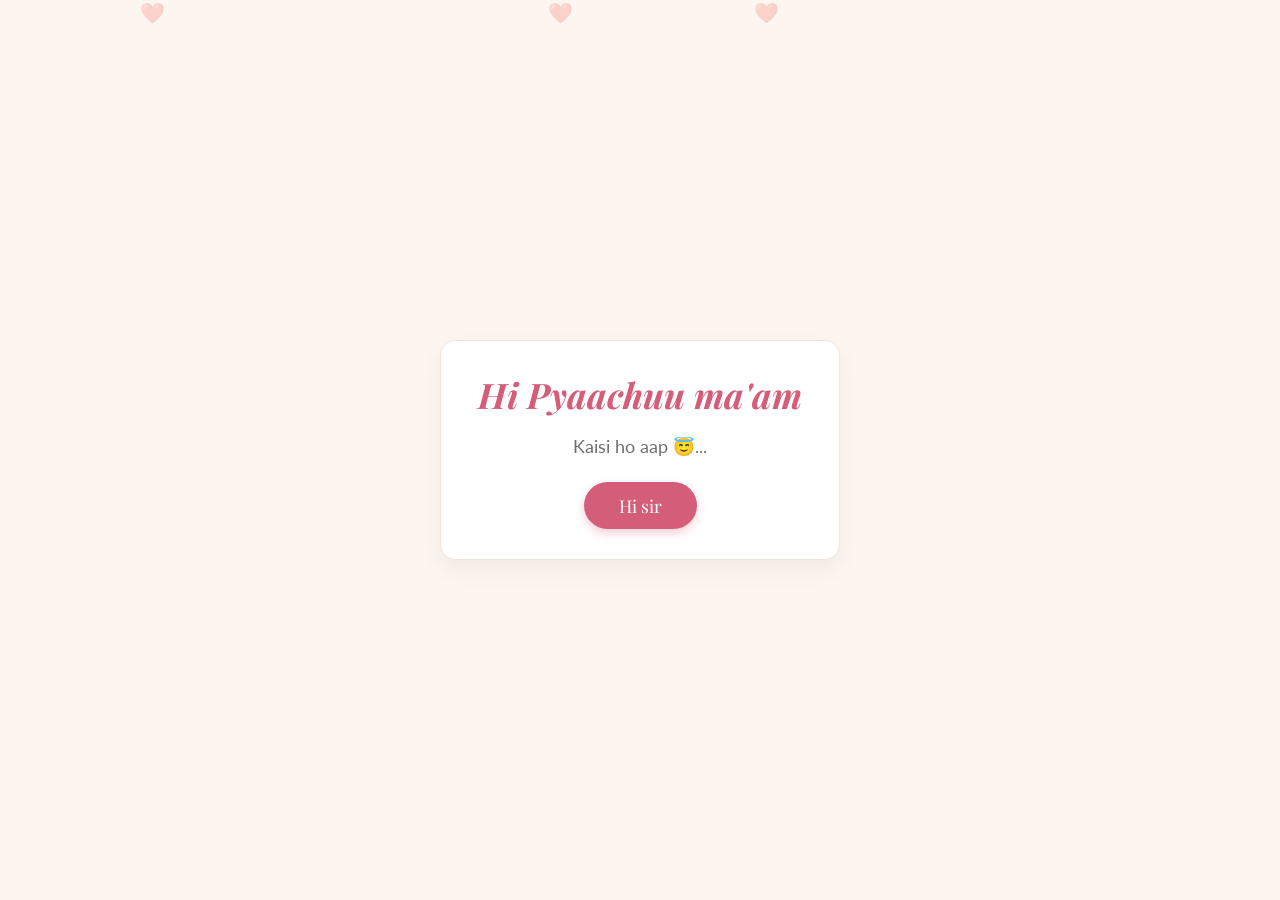
<file: index.html>
<!DOCTYPE html>
<html lang="en">
<head>
    <meta charset="UTF-8">
    <meta name="viewport" content="width=device-width, initial-scale=1.0">
    <title>For Pyaachuu</title>
    <link rel="stylesheet" href="style.css">
</head>
<body>
    <div class="bg-hearts" id="hearts-container"></div>

    <div class="card">
        <h1>Hi Pyaachuu ma'am</h1>
        <p>Kaisi ho aap 😇...</p>
        <a href="together.html"><button>Hi sir</button></a>
    </div>

    <script>
        // Simple JS to create floating hearts
        const container = document.getElementById('hearts-container');
        function createHeart() {
            const heart = document.createElement('div');
            heart.classList.add('heart');
            heart.innerHTML = '❤️';
            heart.style.left = Math.random() * 100 + 'vw';
            heart.style.animationDuration = Math.random() * 3 + 4 + 's';
            container.appendChild(heart);
            setTimeout(() => { heart.remove(); }, 6000);
        }
        setInterval(createHeart, 300);
    </script>
</body>
</html>
</file>
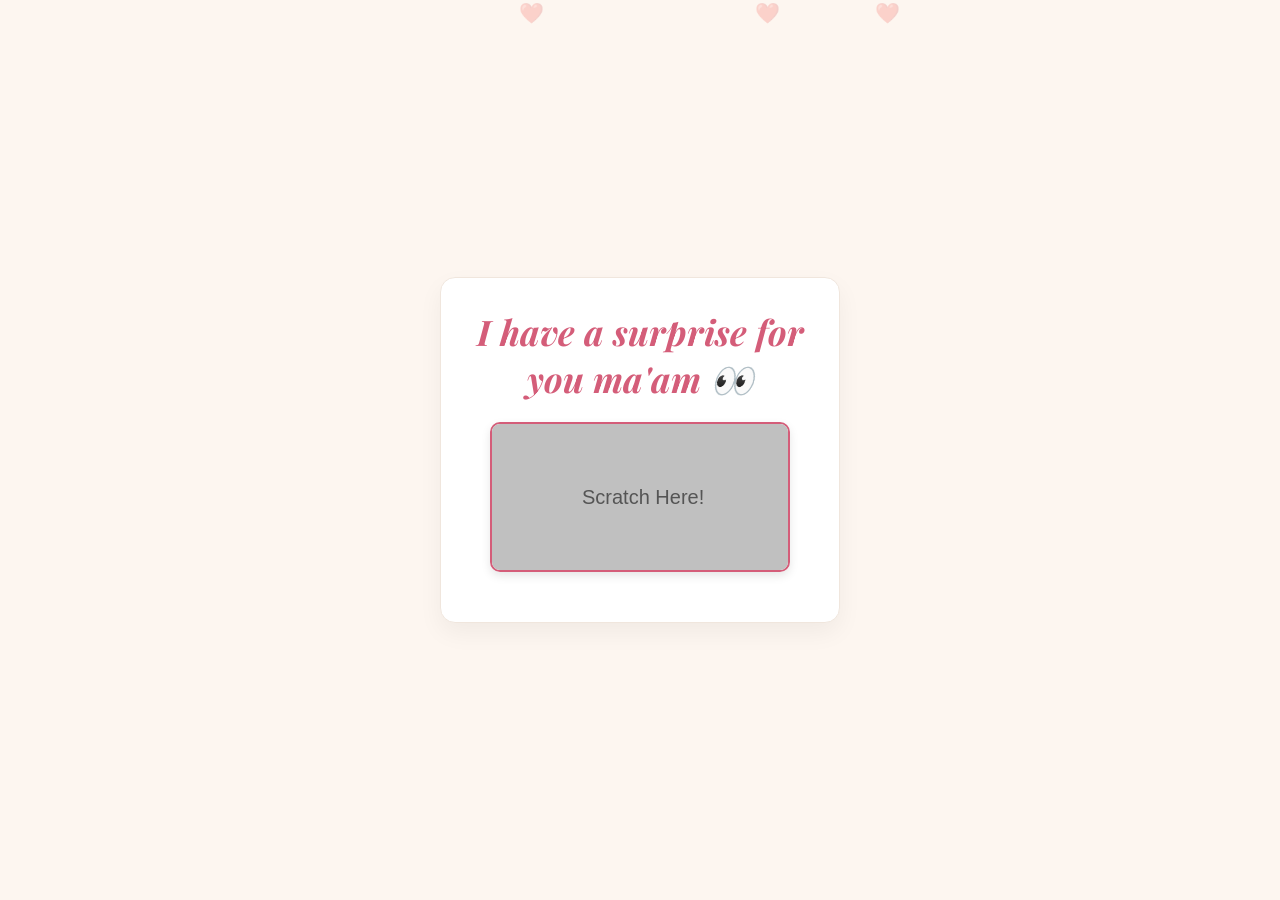
<file: surprise.html>
<!DOCTYPE html>
<html lang="en">
<head>
    <meta charset="UTF-8">
    <meta name="viewport" content="width=device-width, initial-scale=1.0">
    <title>Surprise</title>
    <link rel="stylesheet" href="style.css">
    
    <style>
        /* Specific styles for scratch card alignment */
        #scratch-container {
            width: 300px;
            height: 150px;
            margin: 20px auto;
            position: relative;
            border-radius: 10px;
            overflow: hidden;
            box-shadow: 0 4px 10px rgba(0,0,0,0.1);
            border: 2px solid #d45d79;
        }
        
        canvas {
            position: absolute;
            top: 0;
            left: 0;
            z-index: 2;
            cursor: crosshair;
        }

        #secret-message {
            position: absolute;
            top: 0;
            left: 0;
            width: 100%;
            height: 100%;
            display: flex;
            align-items: center;
            justify-content: center;
            background: #fff0f5;
            color: #d45d79;
            font-family: 'Playfair Display', serif;
            font-weight: bold;
            font-size: 24px;
            z-index: 1;
        }
        
        #options {
            display: none;
            margin-top: 20px;
        }
    </style>
</head>
<body>
    <div class="bg-hearts" id="hearts-container"></div>

    <div class="card">
        <h1>I have a surprise for you ma'am 👀</h1>

        <div id="scratch-container">
            <div id="secret-message">Will you be my Valentine?</div>
            <canvas id="scratch-canvas" width="300" height="150"></canvas>
        </div>

        <div id="options">
            <a href="yes.html"><button>Yes</button></a>
            <button id="no-btn" style="background-color: #efefef; color: #555; border: 1px solid #ccc;">No</button>
        </div>
    </div>

    <script>
        // --- 1. Background Hearts Animation ---
        const container = document.getElementById('hearts-container');
        setInterval(() => {
            const heart = document.createElement('div');
            heart.classList.add('heart');
            heart.innerHTML = '❤️';
            heart.style.left = Math.random() * 100 + 'vw';
            heart.style.animationDuration = Math.random() * 3 + 4 + 's';
            container.appendChild(heart);
            setTimeout(() => { heart.remove(); }, 6000);
        }, 300);

        // --- 2. Manual Scratch Card Logic ---
        const canvas = document.getElementById('scratch-canvas');
        const ctx = canvas.getContext('2d');
        let isDrawing = false;
        let lastX = 0;
        let lastY = 0;

        function initCard() {
            ctx.fillStyle = '#C0C0C0'; 
            ctx.fillRect(0, 0, canvas.width, canvas.height);
            ctx.fillStyle = '#555';
            ctx.font = '20px Lato, sans-serif';
            ctx.fillText("Scratch Here!", 90, 80);
        }
        initCard();

        function scratch(x, y) {
            ctx.globalCompositeOperation = 'destination-out';
            ctx.lineWidth = 40;
            ctx.lineCap = 'round';
            ctx.lineJoin = 'round';
            ctx.beginPath();
            ctx.moveTo(lastX, lastY);
            ctx.lineTo(x, y);
            ctx.stroke();
            lastX = x;
            lastY = y;
            checkProgress();
        }

        canvas.addEventListener('mousedown', (e) => {
            isDrawing = true;
            const rect = canvas.getBoundingClientRect();
            lastX = e.clientX - rect.left;
            lastY = e.clientY - rect.top;
        });

        canvas.addEventListener('mousemove', (e) => {
            if (!isDrawing) return;
            const rect = canvas.getBoundingClientRect();
            scratch(e.clientX - rect.left, e.clientY - rect.top);
        });

        canvas.addEventListener('mouseup', () => isDrawing = false);
        canvas.addEventListener('mouseout', () => isDrawing = false);

        canvas.addEventListener('touchstart', (e) => {
            isDrawing = true;
            e.preventDefault();
            const rect = canvas.getBoundingClientRect();
            const touch = e.touches[0];
            lastX = touch.clientX - rect.left;
            lastY = touch.clientY - rect.top;
        });

        canvas.addEventListener('touchmove', (e) => {
            if (!isDrawing) return;
            e.preventDefault();
            const rect = canvas.getBoundingClientRect();
            const touch = e.touches[0];
            scratch(touch.clientX - rect.left, touch.clientY - rect.top);
        });

        canvas.addEventListener('touchend', () => isDrawing = false);

        function checkProgress() {
            const imageData = ctx.getImageData(0, 0, canvas.width, canvas.height);
            const pixels = imageData.data;
            let transparentPixels = 0;
            for (let i = 3; i < pixels.length; i += 4) {
                if (pixels[i] === 0) transparentPixels++;
            }
            const percent = (transparentPixels / (canvas.width * canvas.height)) * 100;
            if (percent > 40) {
                document.getElementById('options').style.display = 'block';
            }
        }

        // --- 3. THE "NO" BUTTON TRAP ---
        document.getElementById('no-btn').addEventListener('click', function() {
            alert("Nuuuuu Not allow! (meow kahiki)");
        });

    </script>
</body>
</html>
</file>
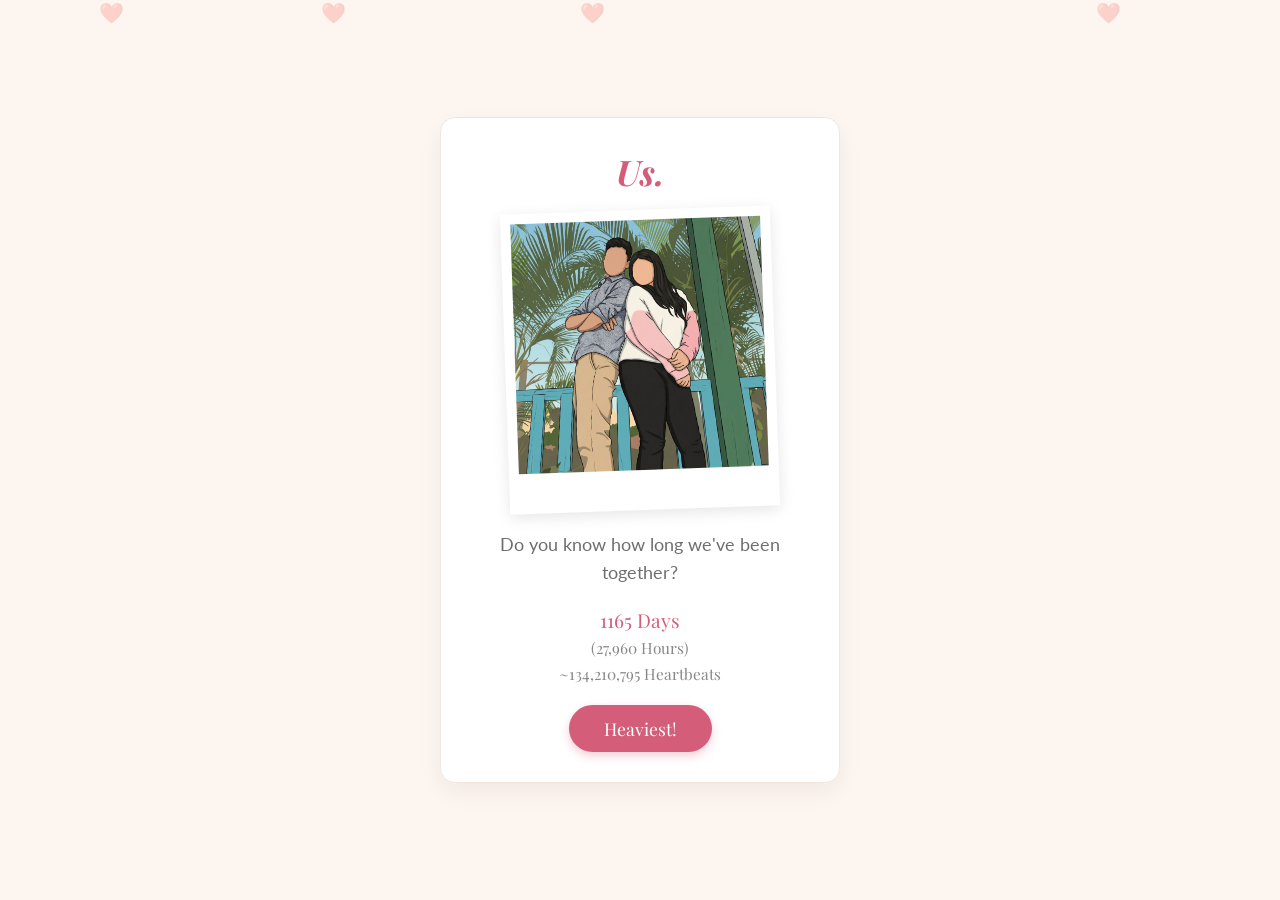
<file: together.html>
<!DOCTYPE html>
<html lang="en">
<head>
    <meta charset="UTF-8">
    <meta name="viewport" content="width=device-width, initial-scale=1.0">
    <title>Us</title>
    <link rel="stylesheet" href="style.css">
</head>
<body>
    <div class="bg-hearts" id="hearts-container"></div>

    <div class="card">
        <h1>Us.</h1>
        
        <div class="polaroid">
            <img src="us.png" alt="Us" onerror="this.src='https://placehold.co/300x300/pink/white?text=Our+Photo';">
        </div>

        <p>Do you know how long we've been together?</p>
        
        <div id="timer" style="font-family: 'Playfair Display'; font-size: 1.2rem; margin: 20px 0; color: #d45d79;">
            </div>

        <a href="surprise.html"><button>Heaviest!</button></a>
    </div>

    <script>
        // Background Animation
        const container = document.getElementById('hearts-container');
        function createHeart() {
            const heart = document.createElement('div');
            heart.classList.add('heart');
            heart.innerHTML = '❤️';
            heart.style.left = Math.random() * 100 + 'vw';
            heart.style.animationDuration = Math.random() * 3 + 4 + 's';
            container.appendChild(heart);
            setTimeout(() => { heart.remove(); }, 6000);
        }
        setInterval(createHeart, 300);

        // Timer Logic
        const startDate = new Date("2023-09-27");
        const now = new Date();
        const diffTime = Math.abs(now - startDate);
        const diffDays = Math.floor(diffTime / (1000 * 60 * 60 * 24)); 
        const diffHours = Math.floor(diffTime / (1000 * 60 * 60));
        const heartbeats = Math.floor((diffTime / (1000 * 60)) * 80);

        document.getElementById('timer').innerHTML = `
            ${diffDays} Days<br>
            <span style="font-size: 0.8em; color: #888;">(${diffHours.toLocaleString()} Hours)</span><br>
            <span style="font-size: 0.8em; color: #888;">~${heartbeats.toLocaleString()} Heartbeats</span>
        `;
    </script>
</body>
</html>
</file>
<file: style.css>
/* --- GOOGLE FONTS & RESET --- */
@import url('https://fonts.googleapis.com/css2?family=Lato:wght@300;400&family=Playfair+Display:ital,wght@0,400;0,700;1,400&display=swap');

* { box-sizing: border-box; margin: 0; padding: 0; }

body {
    background-color: #fdf6f0; /* Creamy vintage paper color */
    font-family: 'Lato', sans-serif;
    color: #4a4a4a;
    display: flex;
    flex-direction: column;
    align-items: center;
    justify-content: center;
    min-height: 100vh;
    overflow-x: hidden;
    padding: 20px;
}

/* --- VINTAGE/PINTEREST CARD LAYOUT --- */
.card {
    background: #fff;
    width: 100%;
    max-width: 400px; /* Mobile first width */
    padding: 30px;
    border-radius: 15px; /* Soft rounded corners */
    box-shadow: 0 10px 25px rgba(0,0,0,0.05); /* Very subtle shadow */
    text-align: center;
    position: relative;
    z-index: 10;
    border: 1px solid #f0e6dd;
}

/* Typography */
h1 {
    font-family: 'Playfair Display', serif;
    font-size: 2.2rem;
    color: #d45d79; /* Vintage Rose */
    margin-bottom: 15px;
    font-style: italic;
}

p { font-size: 1.1rem; line-height: 1.6; margin-bottom: 20px; color: #6e6e6e; }

/* --- AESTHETIC BUTTONS --- */
button {
    background-color: #d45d79;
    color: white;
    border: none;
    padding: 12px 35px;
    font-family: 'Playfair Display', serif;
    font-size: 1.1rem;
    border-radius: 30px;
    cursor: pointer;
    transition: transform 0.2s, background 0.2s;
    box-shadow: 0 4px 10px rgba(212, 93, 121, 0.3);
}

button:hover {
    transform: translateY(-2px);
    background-color: #c04561;
}

button:disabled {
    background-color: #ccc;
    cursor: not-allowed;
    box-shadow: none;
}

/* --- POLAROID PHOTO FRAME --- */
.polaroid {
    background: white;
    padding: 10px 10px 40px 10px; /* Extra padding at bottom for polaroid look */
    box-shadow: 0 4px 15px rgba(0,0,0,0.1);
    transform: rotate(-2deg); /* Slight vintage tilt */
    margin-bottom: 20px;
    width: 80%;
    margin-left: auto;
    margin-right: auto;
}

.polaroid img {
    width: 100%;
    display: block;
    filter: sepia(20%); /* Slight vintage filter */
}

/* --- FLOATING HEARTS BACKGROUND ANIMATION --- */
.bg-hearts {
    position: fixed;
    top: 0; left: 0; width: 100%; height: 100%;
    z-index: 0;
    pointer-events: none;
    overflow: hidden;
}

.heart {
    position: absolute;
    font-size: 20px;
    color: rgba(212, 93, 121, 0.2);
    animation: float 6s infinite ease-in;
}

@keyframes float {
    0% { transform: translateY(100vh) scale(0.5); opacity: 0; }
    50% { opacity: 1; }
    100% { transform: translateY(-10vh) scale(1.5); opacity: 0; }
}
</file>
